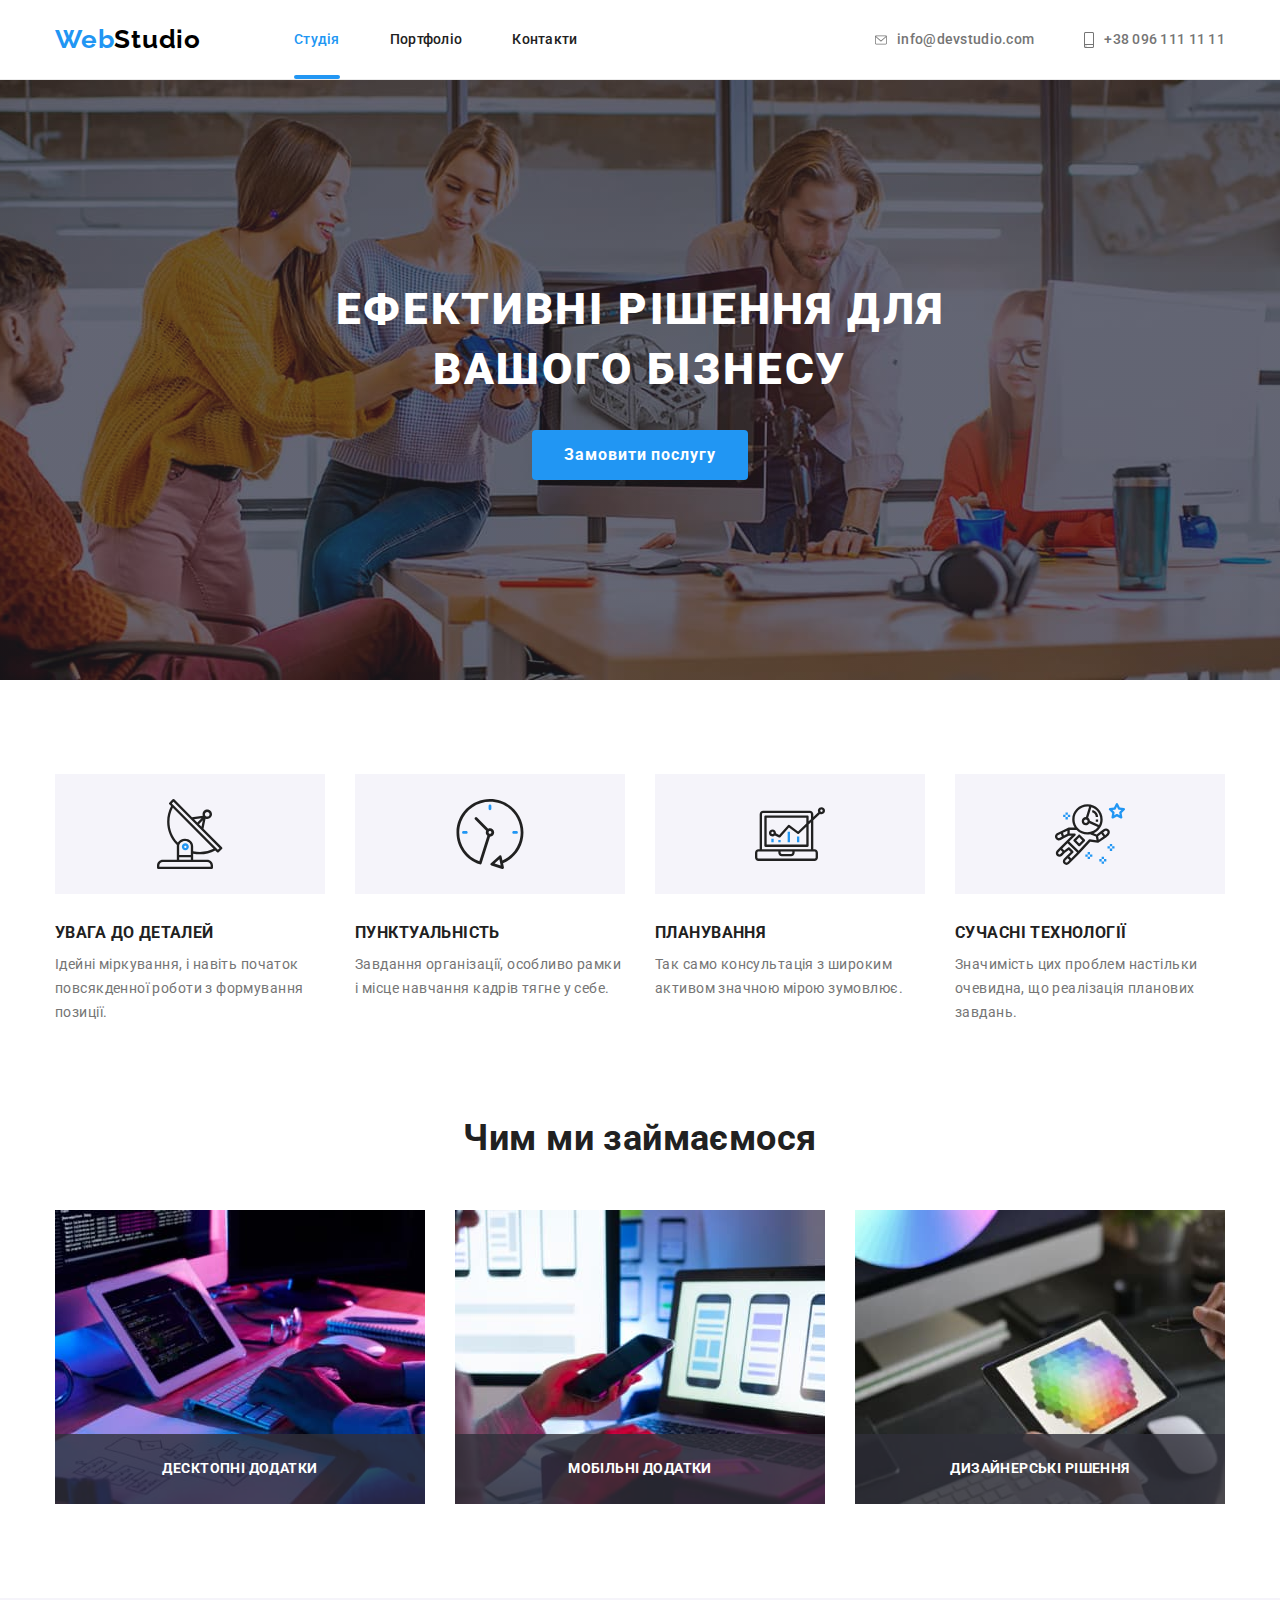
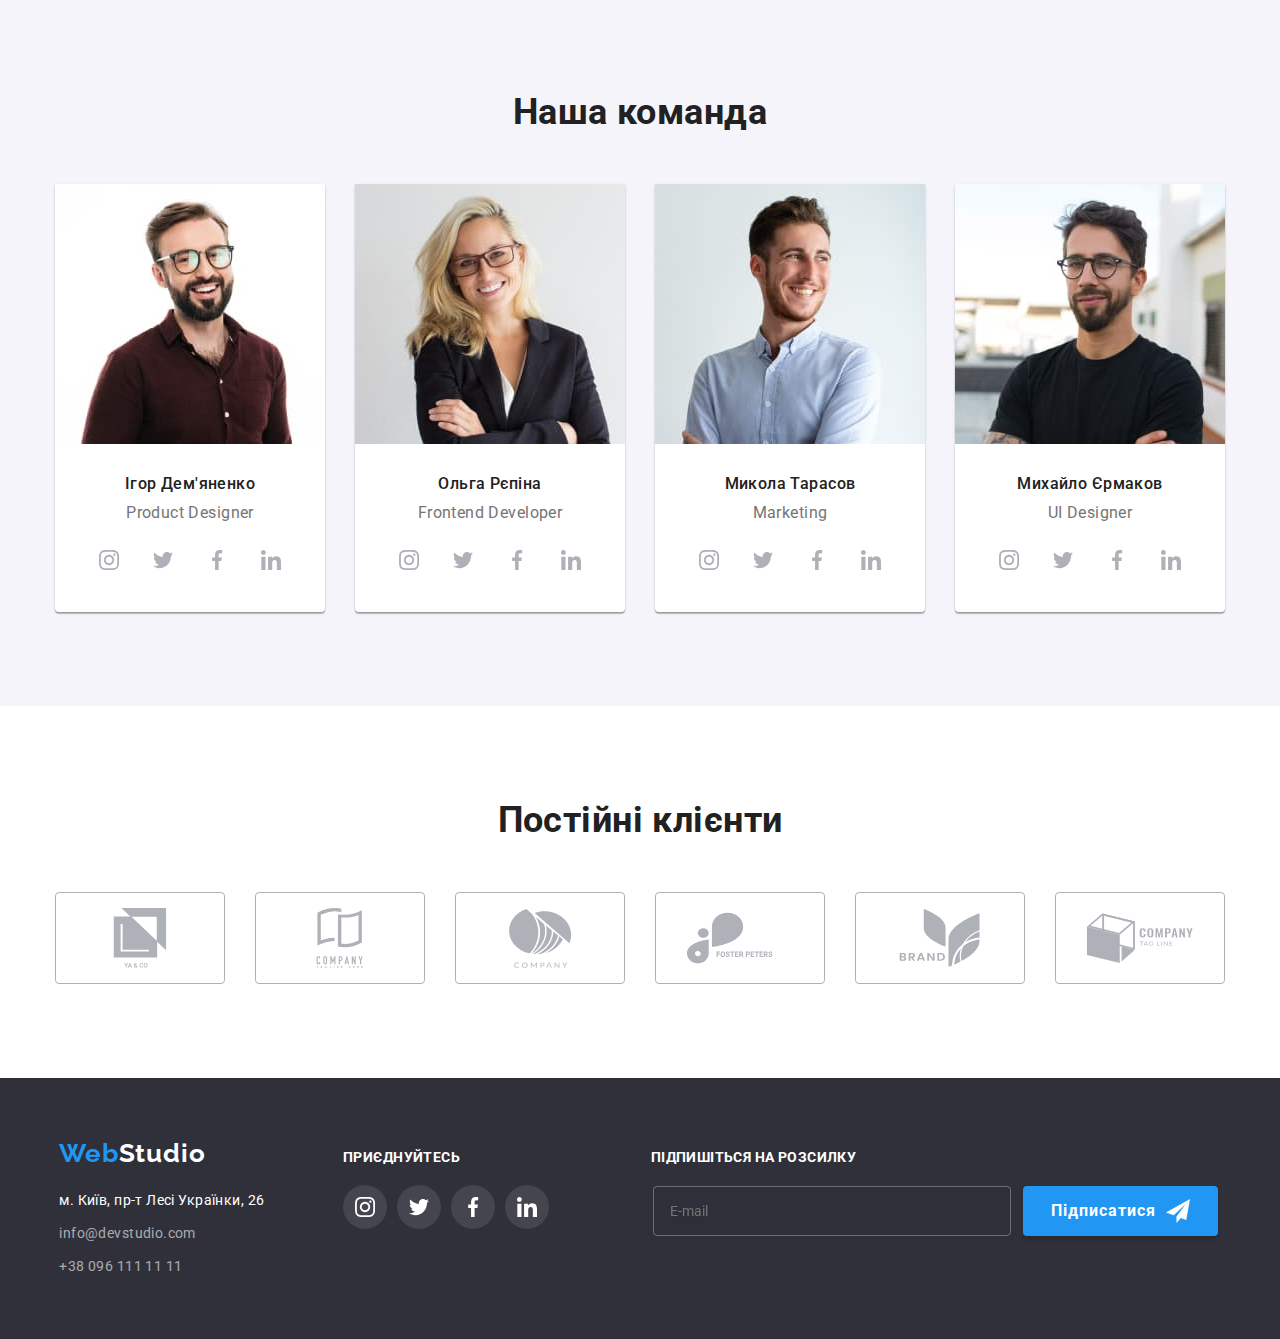
<file: index.html>
<!DOCTYPE html>
<html lang="uk">
  <head>
    <meta charset="UTF-8" />
    <meta http-equiv="X-UA-Compatible" content="IE=edge" />
    <meta name="viewport" content="width=device-width, initial-scale=1.0" />
    <link rel="preconnect" href="https://fonts.googleapis.com" />
    <link rel="preconnect" href="https://fonts.gstatic.com" crossorigin />
    <link
      href="https://fonts.googleapis.com/css2?family=Raleway:wght@700&family=Roboto:wght@400;500;700;900&display=swap"
      rel="stylesheet"
    />
    <link
      rel="stylesheet"
      href="https://cdnjs.cloudflare.com/ajax/libs/modern-normalize/1.1.0/modern-normalize.min.css"
    />
    <link rel="stylesheet" href="./css/main.min.css" />
    <title>Студія</title>
  </head>
  <body>
    <!--Шапка сторінки-->
    <header class="header">
      <div class="container header__container">
        <a class="logo" href="./index.html"><span class="logo__part">Web</span>Studio</a>
        <button class="navigation__menu-open" type="button" data-menu-open>
          <svg width="40" height="40">
            <use href="./img/icons.svg#icon-menu_open"></use>
          </svg>
        </button>
        <div class="mob-menu is-hidden" data-menu>
          <div class="container mob-menu__container">
            <button class="navigation__menu-close" type="button" data-menu-close>
              <svg width="40" height="40">
                <use href="./img/icons.svg#icon-menu_close"></use>
              </svg>
            </button>
            <div class="mob-menu--top">
              <ul class="list mob-menu__list">
                <li class="mob-menu__item">
                  <a class="mob-menu__link current" href="./index.html">Студія</a>
                </li>
                <li class="mob-menu__item">
                  <a class="mob-menu__link" href="./portfolio.html">Портфоліо</a>
                </li>
                <li class="mob-menu__item"><a class="mob-menu__link" href="">Контакти</a></li>
              </ul>
            </div>
            <div class="mob-menu--bottom">
              <ul class="list mob-menu__contacts">
                <li class="mob-menu__tel">
                  <a class="mob-menu__tellink" href="tel:+380961111111"> +38 096 111 11 11</a>
                </li>
                <li class="mob-menu__mail">
                  <a class="mob-menu__maillink" href="mailto:info@devstudio.com">
                    info@devstudio.com</a
                  >
                </li>
              </ul>
              <ul class="mob-menu__soclist">
                <li class="mob-menu__socitem">
                  <a class="mob-menu__soclink" href="">Instagram</a>
                </li>
                <li class="mob-menu__socitem">
                  <a class="mob-menu__soclink" href="">Twitter</a>
                </li>
                <li class="mob-menu__socitem">
                  <a class="mob-menu__soclink" href="">Facebook</a>
                </li>
                <li class="mob-menu__socitem">
                  <a class="mob-menu__soclink" href="">LinkedIn</a>
                </li>
              </ul>
            </div>
          </div>
        </div>
        <nav class="navigation">
          <ul class="list navigation__list">
            <li class="navigation__item">
              <a class="navigation__link current" href="./index.html">Студія</a>
            </li>
            <li class="navigation__item">
              <a class="navigation__link" href="./portfolio.html">Портфоліо</a>
            </li>
            <li class="navigation__item"><a class="navigation__link" href="">Контакти</a></li>
          </ul>
        </nav>
        <ul class="list contacts">
          <li class="contacts__item">
            <a class="contacts__link" href="mailto:info@devstudio.com">
              <svg class="icon contacts__icon" width="12" height="16">
                <use href="./img/icons.svg#icon-envelope"></use>
              </svg>
              info@devstudio.com</a
            >
          </li>
          <li class="contacts__item">
            <a class="contacts__link" href="tel:+380961111111">
              <svg class="icon contacts__icon" width="10" height="16">
                <use href="./img/icons.svg#icon-smartphone"></use>
              </svg>
              +38 096 111 11 11</a
            >
          </li>
        </ul>
      </div>
    </header>
    <!--Унікальний контент сторінки-->
    <main class="main">
      <!--Реклама-->
      <section class="hero section">
        <div class="container">
          <h1 class="hero__title">Ефективні рішення для вашого бізнесу</h1>
          <button class="button button--hero" type="button" data-modal-open>
            Замовити послугу
          </button>
        </div>
      </section>
      <!--Особливості-->
      <section class="skills section">
        <div class="container">
          <h2 class="visually-hidden">Особливості</h2>
          <ul class="list skills__list">
            <li class="skills__item">
              <div class="skills__wrap">
                <svg class="icon skills__icon" width="70" height="70">
                  <use href="./img/icons.svg#icon-antenna"></use>
                </svg>
              </div>
              <h3 class="skills__title">УВАГА ДО ДЕТАЛЕЙ</h3>
              <p class="skills__text">
                Ідейні міркування, і навіть початок повсякденної роботи з формування позиції.
              </p>
            </li>
            <li class="skills__item">
              <div class="skills__wrap">
                <svg class="icon skills__icon" width="70" height="70">
                  <use href="./img/icons.svg#icon-clock"></use>
                </svg>
              </div>
              <h3 class="skills__title">ПУНКТУАЛЬНІСТЬ</h3>
              <p class="skills__text">
                Завдання організації, особливо рамки і місце навчання кадрів тягне у себе.
              </p>
            </li>
            <li class="skills__item">
              <div class="skills__wrap">
                <svg class="icon skills__icon" width="70" height="70">
                  <use href="./img/icons.svg#icon-diagram"></use>
                </svg>
              </div>
              <h3 class="skills__title">ПЛАНУВАННЯ</h3>
              <p class="skills__text">
                Так само консультація з широким активом значною мірою зумовлює.
              </p>
            </li>
            <li class="skills__item">
              <div class="skills__wrap">
                <svg class="icon skills__icon" width="70" height="70">
                  <use href="./img/icons.svg#icon-astronaut"></use>
                </svg>
              </div>
              <h3 class="skills__title">СУЧАСНІ ТЕХНОЛОГІЇ</h3>
              <p class="skills__text">
                Значимість цих проблем настільки очевидна, що реалізація планових завдань.
              </p>
            </li>
          </ul>
        </div>
      </section>
      <!--Чим ми займаємося-->
      <section class="about section">
        <div class="container">
          <h2 class="title title--about">Чим ми займаємося</h2>
          <ul class="list about__list">
            <li class="about__item">
              <picture>
                <source
                  srcset="./img/about1-dt-1x.jpg 1x, ./img/about1-dt-2x.jpg 2x"
                  media="(min-width:1200px)"
                />
                <img src="./img/about1-dt-1x.jpg" alt="Тицяємо по клавітурі" />
              </picture>

              <p class="about__text">десктопні додатки</p>
            </li>

            <li class="about__item">
              <picture>
                <source
                  srcset="./img/about2-dt-1x.jpg 1x, ./img/about2-dt-2x.jpg 2x"
                  media="(min-width:1200px)"
                />
                <img src="./img/about2-dt-1x.jpg" alt="Робимо дизайн Iphone 14" />
              </picture>

              <p class="about__text">мобільні додатки</p>
            </li>

            <li class="about__item">
              <picture>
                <source
                  srcset="./img/about3-dt-1x.jpg 1x, ./img/about3-dt-2x.jpg 2x"
                  media="(min-width:1200px)"
                />
                <img src="./img/about3-dt-1x.jpg" alt="Кольорова палітра" />
              </picture>

              <p class="about__text">дизайнерські рішення</p>
            </li>
          </ul>
        </div>
      </section>
      <!--Наша команда-->
      <section class="team section">
        <div class="container">
          <h2 class="title title--team">Наша команда</h2>
          <ul class="list team__list">
            <li class="team__item">
              <picture>
                <source
                  srcset="./img/tc1-dt-1x.jpg 1x, ./img/tc1-dt-2x.jpg 2x"
                  media="(min-width: 1200px)"
                />
                <source
                  srcset="./img/tc1-tab-1x.jpg 1x, ./img/tc1-tab-2x.jpg 2x"
                  media="(min-width: 768px)"
                />
                <source
                  srcset="./img/tc1-mob-1x.jpg 1x, ./img/tc1-mob-2x.jpg 2x"
                  media="(min-width: 320px)"
                />
                <img src="./img/tc1-dt-1x.jpg" alt="Ігор Дем'яненко" />
              </picture>

              <div class="team__wrap">
                <h3 class="team__name">Ігор Дем'яненко</h3>
                <p class="team__rank">Product Designer</p>
                <div class="social-wrap">
                  <ul class="social">
                    <li class="social__item">
                      <a href="" class="social__link">
                        <svg class="icon social__icon" width="20" height="20">
                          <use href="./img/icons.svg#icon-instagram"></use>
                        </svg>
                      </a>
                    </li>
                    <li class="social__item">
                      <a href="" class="social__link">
                        <svg class="icon social__icon" width="20" height="20">
                          <use href="./img/icons.svg#icon-twitter"></use>
                        </svg>
                      </a>
                    </li>
                    <li class="social__item">
                      <a href="" class="social__link">
                        <svg class="icon social__icon" width="20" height="20">
                          <use href="./img/icons.svg#icon-facebook"></use>
                        </svg>
                      </a>
                    </li>
                    <li class="social__item">
                      <a href="" class="social__link">
                        <svg class="icon social__icon" width="20" height="20">
                          <use href="./img/icons.svg#icon-linkedin"></use>
                        </svg>
                      </a>
                    </li>
                  </ul>
                </div>
              </div>
            </li>
            <li class="team__item">
              <picture>
                <source
                  srcset="./img/tc2-dt-1x.jpg 1x, ./img/tc2-dt-2x.jpg 2x"
                  media="(min-width: 1200px)"
                />
                <source
                  srcset="./img/tc2-tab-1x.jpg 1x, ./img/tc2-tab-2x.jpg 2x"
                  media="(min-width: 768px)"
                />
                <source
                  srcset="./img/tc2-mob-1x.jpg 1x, ./img/tc2-mob-2x.jpg 2x"
                  media="(min-width: 320px)"
                />
                <img src="./img/tc2-dt-1x.jpg" alt="Ольга Рєпіна" />
              </picture>

              <div class="team__wrap">
                <h3 class="team__name">Ольга Рєпіна</h3>
                <p class="team__rank">Frontend Developer</p>
                <div class="social-wrap">
                  <ul class="social">
                    <li class="social__item">
                      <a href="" class="social__link">
                        <svg class="icon social__icon" width="20" height="20">
                          <use href="./img/icons.svg#icon-instagram"></use>
                        </svg>
                      </a>
                    </li>
                    <li class="social__item">
                      <a href="" class="social__link">
                        <svg class="icon social__icon" width="20" height="20">
                          <use href="./img/icons.svg#icon-twitter"></use>
                        </svg>
                      </a>
                    </li>
                    <li class="social__item">
                      <a href="" class="social__link">
                        <svg class="icon social__icon" width="20" height="20">
                          <use href="./img/icons.svg#icon-facebook"></use>
                        </svg>
                      </a>
                    </li>
                    <li class="social__item">
                      <a href="" class="social__link">
                        <svg class="icon social__icon" width="20" height="20">
                          <use href="./img/icons.svg#icon-linkedin"></use>
                        </svg>
                      </a>
                    </li>
                  </ul>
                </div>
              </div>
            </li>
            <li class="team__item">
              <picture>
                <source
                  srcset="./img/tc3-dt-1x.jpg 1x, ./img/tc3-dt-2x.jpg 2x"
                  media="(min-width: 1200px)"
                />
                <source
                  srcset="./img/tc3-tab-1x.jpg 1x, ./img/tc3-tab-2x.jpg 2x"
                  media="(min-width: 768px)"
                />
                <source
                  srcset="./img/tc3-mob-1x.jpg 1x, ./img/tc3-mob-2x.jpg 2x"
                  media="(min-width: 320px)"
                />
                <img src="./img/tc3-dt-1x.jpg" alt="Микола Тарасов" />
              </picture>

              <div class="team__wrap">
                <h3 class="team__name">Микола Тарасов</h3>
                <p class="team__rank">Marketing</p>
                <div class="social-wrap">
                  <ul class="social">
                    <li class="social__item">
                      <a href="" class="social__link">
                        <svg class="icon social__icon" width="20" height="20">
                          <use href="./img/icons.svg#icon-instagram"></use>
                        </svg>
                      </a>
                    </li>
                    <li class="social__item">
                      <a href="" class="social__link">
                        <svg class="icon social__icon" width="20" height="20">
                          <use href="./img/icons.svg#icon-twitter"></use>
                        </svg>
                      </a>
                    </li>
                    <li class="social__item">
                      <a href="" class="social__link">
                        <svg class="icon social__icon" width="20" height="20">
                          <use href="./img/icons.svg#icon-facebook"></use>
                        </svg>
                      </a>
                    </li>
                    <li class="social__item">
                      <a href="" class="social__link">
                        <svg class="icon social__icon" width="20" height="20">
                          <use href="./img/icons.svg#icon-linkedin"></use>
                        </svg>
                      </a>
                    </li>
                  </ul>
                </div>
              </div>
            </li>
            <li class="team__item">
              <picture>
                <source
                  srcset="./img/tc4-dt-1x.jpg 1x, ./img/tc4-dt-2x.jpg 2x"
                  media="(min-width: 1200px)"
                />
                <source
                  srcset="./img/tc4-tab-1x.jpg 1x, ./img/tc4-tab-2x.jpg 2x"
                  media="(min-width: 768px)"
                />
                <source
                  srcset="./img/tc4-mob-1x.jpg 1x, ./img/tc4-mob-2x.jpg 2x"
                  media="(min-width: 320px)"
                />
                <img src="./img/tc4-dt-1x.jpg" alt="Михайло Єрмаков" />
              </picture>

              <div class="team__wrap">
                <h3 class="team__name">Михайло Єрмаков</h3>
                <p class="team__rank">UI Designer</p>
                <div class="social-wrap">
                  <ul class="social">
                    <li class="social__item">
                      <a href="" class="social__link">
                        <svg class="icon social__icon" width="20" height="20">
                          <use href="./img/icons.svg#icon-instagram"></use>
                        </svg>
                      </a>
                    </li>
                    <li class="social__item">
                      <a href="" class="social__link">
                        <svg class="icon social__icon" width="20" height="20">
                          <use href="./img/icons.svg#icon-twitter"></use>
                        </svg>
                      </a>
                    </li>
                    <li class="social__item">
                      <a href="" class="social__link">
                        <svg class="icon social__icon" width="20" height="20">
                          <use href="./img/icons.svg#icon-facebook"></use>
                        </svg>
                      </a>
                    </li>
                    <li class="social__item">
                      <a href="" class="social__link">
                        <svg class="icon social__icon" width="20" height="20">
                          <use href="./img/icons.svg#icon-linkedin"></use>
                        </svg>
                      </a>
                    </li>
                  </ul>
                </div>
              </div>
            </li>
          </ul>
        </div>
      </section>
      <!-- Постійні клієнти -->
      <section class="clients section">
        <div class="container">
          <h2 class="title title--clients">Постійні клієнти</h2>
          <ul class="clients__list list">
            <li class="clients__item">
              <a href="" class="clients__link">
                <svg class="clients__icon" width="106" height="60">
                  <use href="./img/icons.svg#icon-group1"></use>
                </svg>
              </a>
            </li>
            <li class="clients__item">
              <a href="" class="clients__link">
                <svg class="clients__icon" width="106" height="60">
                  <use href="./img/icons.svg#icon-group2"></use>
                </svg>
              </a>
            </li>
            <li class="clients__item">
              <a href="" class="clients__link">
                <svg class="clients__icon" width="106" height="60">
                  <use href="./img/icons.svg#icon-group3"></use>
                </svg>
              </a>
            </li>
            <li class="clients__item">
              <a href="" class="clients__link">
                <svg class="clients__icon" width="106" height="60">
                  <use href="./img/icons.svg#icon-group4"></use>
                </svg>
              </a>
            </li>
            <li class="clients__item">
              <a href="" class="clients__link">
                <svg class="clients__icon" width="106" height="60">
                  <use href="./img/icons.svg#icon-group5"></use>
                </svg>
              </a>
            </li>
            <li class="clients__item">
              <a href="" class="clients__link">
                <svg class="clients__icon" width="106" height="60">
                  <use href="./img/icons.svg#icon-group6"></use>
                </svg>
              </a>
            </li>
          </ul>
        </div>
      </section>
    </main>
    <!--Підвал сторінки-->
    <footer class="footer">
      <div class="container footer__container">
        <div class="footer__address-wrap">
          <a class="logo logo--white" href="./index.html"
            ><span class="logo__part">Web</span>Studio</a
          >
          <address class="address">
            <ul class="list address__list">
              <li class="address__item">
                <a
                  class="address__map"
                  href="https://goo.gl/maps/uBSmtqLPdZ89o5kn9"
                  target="_blank"
                  rel="noopener noreferrer"
                  >м. Київ, пр-т Лесі Українки, 26</a
                >
              </li>
              <li class="address__item">
                <a class="address__link" href="mailto:info@devstudio.com">info@devstudio.com</a>
              </li>
              <li class="address__item">
                <a class="address__link" href="tel:+380961111111">+38 096 111 11 11</a>
              </li>
            </ul>
          </address>
        </div>
        <div class="social-box">
          <p class="join__text">приєднуйтесь</p>
          <ul class="social">
            <li class="social__item">
              <a href="" class="social__link social__link--translucent">
                <svg class="icon social__icon social__icon--white" width="20" height="20">
                  <use href="./img/icons.svg#icon-instagram"></use>
                </svg>
              </a>
            </li>
            <li class="social__item">
              <a href="" class="social__link social__link--translucent">
                <svg class="icon social__icon social__icon--white" width="20" height="20">
                  <use href="./img/icons.svg#icon-twitter"></use>
                </svg>
              </a>
            </li>
            <li class="social__item">
              <a href="" class="social__link social__link--translucent">
                <svg class="icon social__icon social__icon--white" width="20" height="20">
                  <use href="./img/icons.svg#icon-facebook"></use>
                </svg>
              </a>
            </li>
            <li class="social__item">
              <a href="" class="social__link social__link--translucent">
                <svg class="icon social__icon social__icon--white" width="20" height="20">
                  <use href="./img/icons.svg#icon-linkedin"></use>
                </svg>
              </a>
            </li>
          </ul>
        </div>
        <div class="callback">
          <p class="callback__title">Підпишіться на розсилку</p>
          <div class="callback__wrap">
            <input
              type="email"
              class="callback__input"
              name="footer-callback-email"
              placeholder="E-mail"
            />
            <button type="submit" class="button button--footer">
              Підписатися
              <svg class="callback__icon">
                <use
                  class="footer-callback-send"
                  href="./img/icons.svg#icon-send"
                  width="24"
                  height="24"
                ></use>
              </svg>
            </button>
          </div>
        </div>
      </div>
    </footer>
    <!-- Модальне вікно -->
    <div class="backdrop is-hidden" data-modal>
      <div class="modal">
        <form name="feedback-form" class="feedback">
          <p class="feedback__title">Залиште свої дані, ми вам передзвонимо</p>
          <label class="feedback__item">
            <span class="feedback__name">Ім'я</span>
            <input type="text" name="feedback-user-name" class="feedback__input" autofocus />
            <svg class="icon feedback__icon" width="18" height="18">
              <use href="./img/icons.svg#icon-person"></use>
            </svg>
          </label>
          <label class="feedback__item">
            <span class="feedback__name">Телефон</span>
            <input type="tel" name="feedback-user-tel" class="feedback__input" required />
            <svg class="icon feedback__icon" width="18" height="18">
              <use href="./img/icons.svg#icon-phone"></use>
            </svg>
          </label>
          <label class="feedback__item">
            <span class="feedback__name">Пошта</span>
            <input type="email" name="feedback-user-email" class="feedback__input" />
            <svg class="icon feedback__icon" width="18" height="18">
              <use href="./img/icons.svg#icon-email"></use>
            </svg>
          </label>
          <label class="feedback__item">
            <span class="feedback__name">Коментар</span>
            <textarea
              class="feedback__textarea"
              name="user-feedback"
              placeholder="Введіть текст"
            ></textarea>
          </label>
          <label class="feedback__accept-policy">
            <input
              type="checkbox"
              name="user-accept-policy"
              class="feedback__checkbox visually-hidden"
              value="accept-policy"
            />
            <span class="feedback__checkbox-wrap">
              <svg class="feedback__checkbox-icon" width="11" height="8">
                <use href="./img/icons.svg#icon-checkbox-accept"></use>
              </svg>
            </span>
            <span class="feedback__terms"
              >Погоджуюся з розсилкою та приймаю
              <a class="feedback__link" href="">Умови договору</a></span
            >
          </label>
          <button type="submit" class="button button--modal">Відправити</button>
        </form>
        <button class="modal__button" type="button" data-modal-close>
          <svg class="icon" width="18" height="18">
            <use href="./img/icons.svg#icon-close"></use>
          </svg>
        </button>
      </div>
    </div>
    <script src="./modal.js"></script>
    <script src="./mobile-menu.js"></script>
  </body>
</html>
</file>
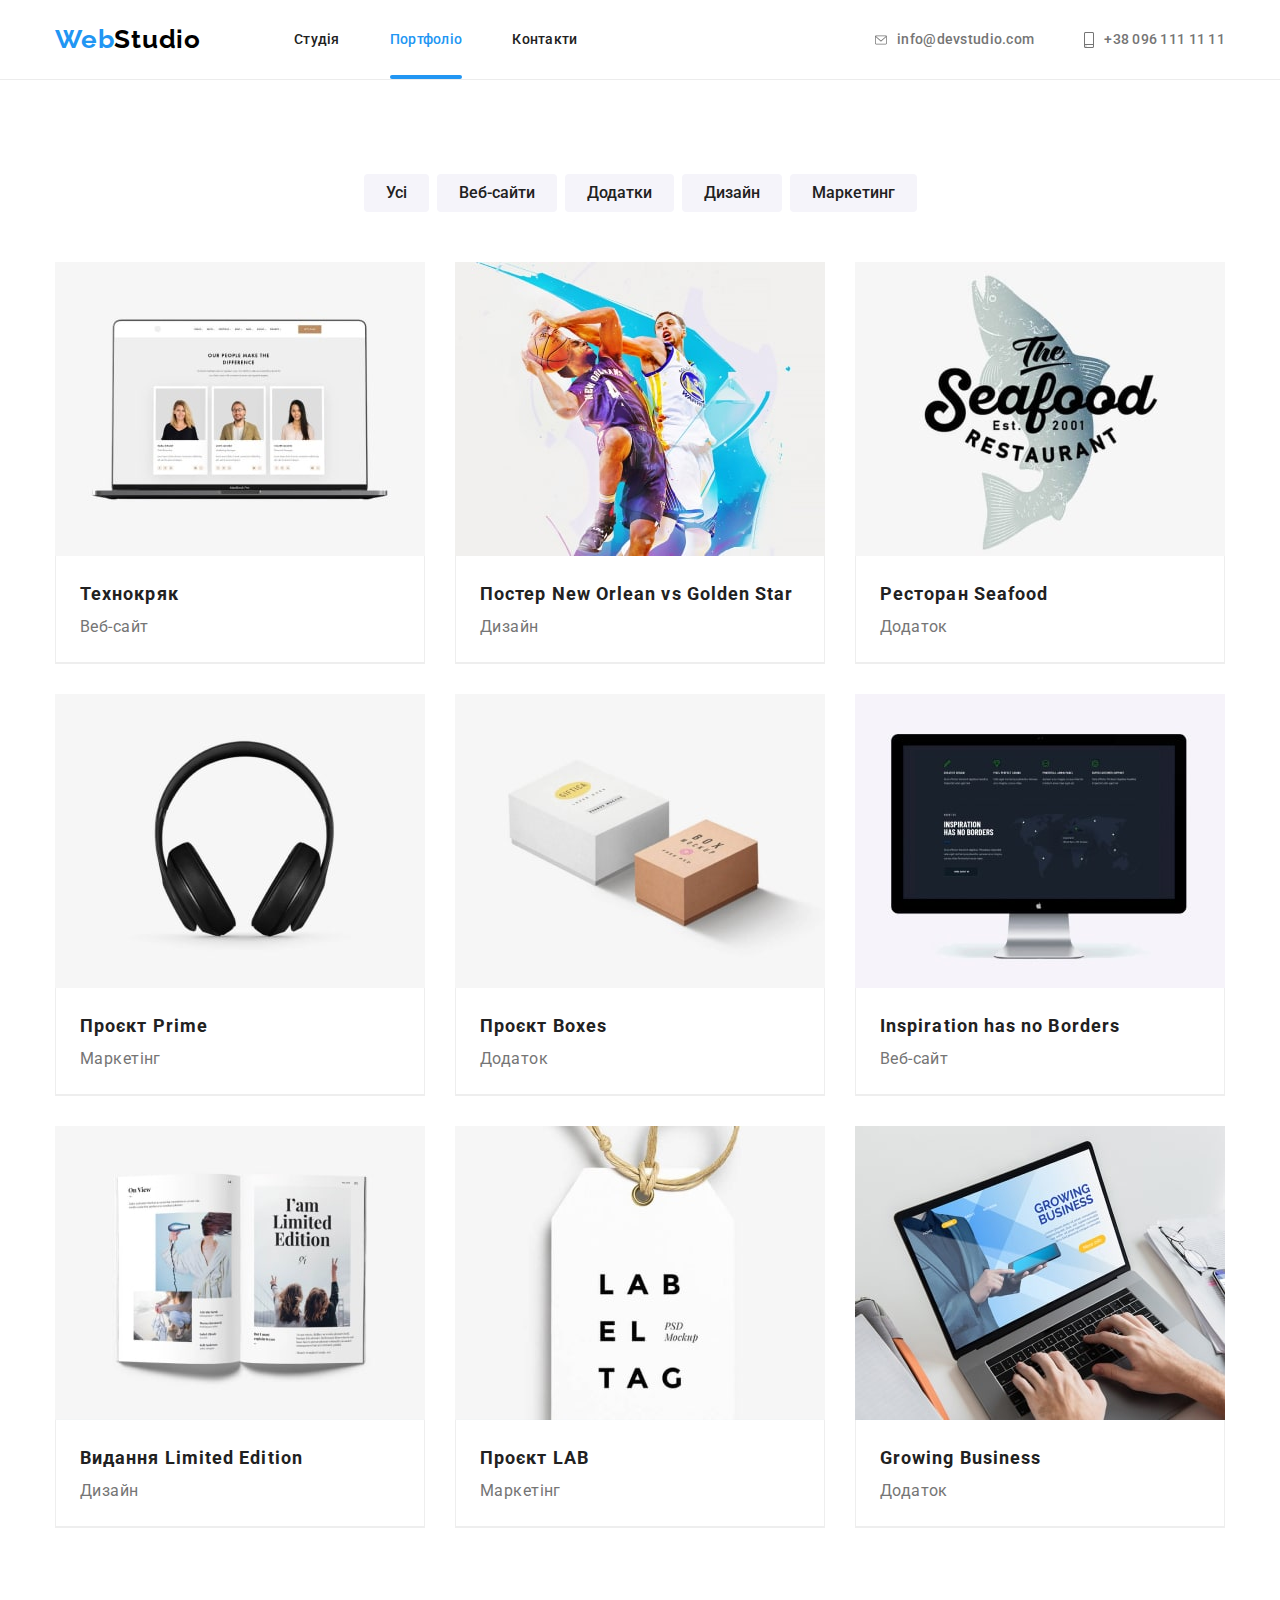
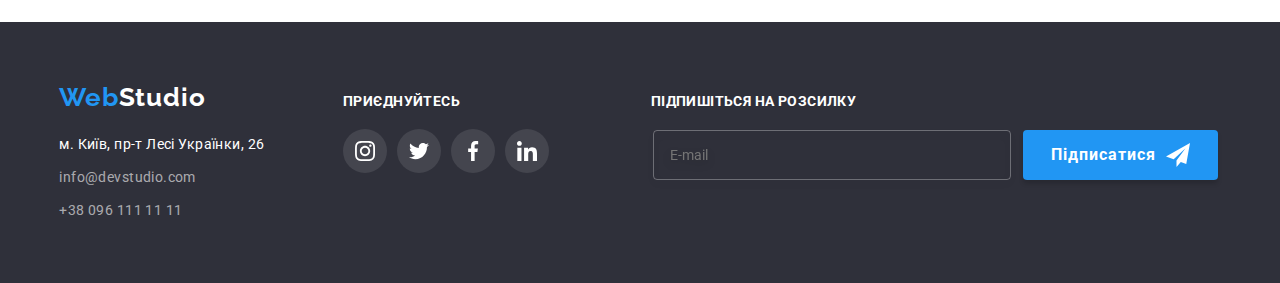
<file: portfolio.html>
<!DOCTYPE html>
<html lang="uk">
  <head>
    <meta charset="UTF-8" />
    <meta http-equiv="X-UA-Compatible" content="IE=edge" />
    <meta name="viewport" content="width=device-width, initial-scale=1.0" />
    <link rel="preconnect" href="https://fonts.googleapis.com" />
    <link rel="preconnect" href="https://fonts.gstatic.com" crossorigin />
    <link
      href="https://fonts.googleapis.com/css2?family=Raleway:wght@700&family=Roboto:wght@400;500;700;900&display=swap"
      rel="stylesheet"
    />
    <link
      rel="stylesheet"
      href="https://cdnjs.cloudflare.com/ajax/libs/modern-normalize/1.1.0/modern-normalize.min.css"
    />
    <link rel="stylesheet" href="./css/main.min.css" />
    <title>Портфоліо</title>
  </head>
  <body>
    <!--Шапка сторінки-->
    <header class="header">
      <div class="container header__container">
        <a class="logo" href="./index.html"><span class="logo__part">Web</span>Studio</a>
        <button class="navigation__menu-open" type="button" data-menu-open>
          <svg width="40" height="40">
            <use href="./img/icons.svg#icon-menu_open"></use>
          </svg>
        </button>
        <div class="mob-menu is-hidden" data-menu>
          <div class="container mob-menu__container">
            <button class="navigation__menu-close" type="button" data-menu-close>
              <svg width="40" height="40">
                <use href="./img/icons.svg#icon-menu_close"></use>
              </svg>
            </button>
            <div class="mob-menu--top">
              <ul class="list mob-menu__list">
                <li class="mob-menu__item">
                  <a class="mob-menu__link" href="./index.html">Студія</a>
                </li>
                <li class="mob-menu__item">
                  <a class="mob-menu__link current" href="./portfolio.html">Портфоліо</a>
                </li>
                <li class="mob-menu__item"><a class="mob-menu__link" href="">Контакти</a></li>
              </ul>
            </div>
            <div class="mob-menu--bottom">
              <ul class="list mob-menu__contacts">
                <li class="mob-menu__tel">
                  <a class="mob-menu__tellink" href="tel:+380961111111"> +38 096 111 11 11</a>
                </li>
                <li class="mob-menu__mail">
                  <a class="mob-menu__maillink" href="mailto:info@devstudio.com">
                    info@devstudio.com</a
                  >
                </li>
              </ul>
              <ul class="mob-menu__soclist">
                <li class="mob-menu__socitem">
                  <a class="mob-menu__soclink" href="">Instagram</a>
                </li>
                <li class="mob-menu__socitem">
                  <a class="mob-menu__soclink" href="">Twitter</a>
                </li>
                <li class="mob-menu__socitem">
                  <a class="mob-menu__soclink" href="">Facebook</a>
                </li>
                <li class="mob-menu__socitem">
                  <a class="mob-menu__soclink" href="">LinkedIn</a>
                </li>
              </ul>
            </div>
          </div>
        </div>
        <nav class="navigation">
          <ul class="list navigation__list">
            <li class="navigation__item">
              <a class="navigation__link" href="./index.html">Студія</a>
            </li>
            <li class="navigation__item">
              <a class="navigation__link current" href="./portfolio.html">Портфоліо</a>
            </li>
            <li class="navigation__item"><a class="navigation__link" href="">Контакти</a></li>
          </ul>
        </nav>
        <ul class="list contacts">
          <li class="contacts__item">
            <a class="contacts__link" href="mailto:info@devstudio.com">
              <svg class="icon contacts__icon" width="12" height="16">
                <use href="./img/icons.svg#icon-envelope"></use>
              </svg>
              info@devstudio.com</a
            >
          </li>
          <li class="contacts__item">
            <a class="contacts__link" href="tel:+380961111111">
              <svg class="icon contacts__icon" width="10" height="16">
                <use href="./img/icons.svg#icon-smartphone"></use>
              </svg>
              +38 096 111 11 11</a
            >
          </li>
        </ul>
      </div>
    </header>
    <main>
      <!-- Фільтри -->
      <section class="section projects-section">
        <div class="container">
          <h1 class="visually-hidden">Проєкти</h1>
          <ul class="list filters">
            <li class="filters__item">
              <button class="filters__button" type="button">Усі</button>
            </li>
            <li class="filters__item">
              <button class="filters__button" type="button">Веб-сайти</button>
            </li>
            <li class="filters__item">
              <button class="filters__button" type="button">Додатки</button>
            </li>
            <li class="filters__item">
              <button class="filters__button" type="button">Дизайн</button>
            </li>
            <li class="filters__item">
              <button class="filters__button" type="button">Маркетинг</button>
            </li>
          </ul>

          <ul class="list projects">
            <li class="projects__item">
              <a class="projects__link" href="">
                <div class="projects__overlay">
                  <picture>
                    <source
                      srcset="./img/project1-dt-1x.jpg 1x, ./img/project1-dt-2x.jpg 2x"
                      media="(min-width: 1200px)"
                    />
                    <source
                      srcset="./img/project1-tab-1x.jpg 1x, ./img/project1-tab-2x.jpg 2x"
                      media="(min-width: 768px)"
                    />
                    <source
                      srcset="./img/project1-mob-1x.jpg 1x, ./img/project1-mob-2x.jpg 2x"
                      media="(min-width: 320px)"
                    />
                    <img src="./img/project1-dt-1x.jpg" alt="Проєкт веб-сайту Технокряк" />
                  </picture>

                  <p class="projects__text">
                    Ресурс пропонує комплексні пропозиції з різним рівнем функціоналу та сервісів.
                    Все це дозволить відвідувачу отримати вичерпні відомості про компанію чи
                    приватну особу.
                  </p>
                </div>
                <div class="projects__wrap">
                  <h2 class="projects__name">Технокряк</h2>
                  <p class="projects__type">Веб-сайт</p>
                </div>
              </a>
            </li>
            <li class="projects__item">
              <a class="projects__link" href="">
                <div class="projects__overlay">
                  <picture>
                    <source
                      srcset="./img/project2-dt-1x.jpg 1x, ./img/project2-dt-2x.jpg 2x"
                      media="(min-width: 1200px)"
                    />
                    <source
                      srcset="./img/project2-tab-1x.jpg 1x, ./img/project2-tab-2x.jpg 2x"
                      media="(min-width: 768px)"
                    />
                    <source
                      srcset="./img/project2-mob-1x.jpg 1x, ./img/project2-mob-2x.jpg 2x"
                      media="(min-width: 320px)"
                    />
                    <img
                      src="./img/project2-dt-1x.jpg"
                      alt="Дизайн постеру на тему Баскетбол New Orlean vs Golden Star"
                    />
                  </picture>

                  <p class="projects__text">
                    Ресурс пропонує комплексні пропозиції з різним рівнем функціоналу та сервісів.
                    Все це дозволить відвідувачу отримати вичерпні відомості про компанію чи
                    приватну особу.
                  </p>
                </div>
                <div class="projects__wrap">
                  <h2 class="projects__name">Постер New Orlean vs Golden Star</h2>
                  <p class="projects__type">Дизайн</p>
                </div>
              </a>
            </li>
            <li class="projects__item">
              <a class="projects__link" href="">
                <div class="projects__overlay">
                  <picture>
                    <source
                      srcset="./img/project3-dt-1x.jpg 1x, ./img/project3-dt-2x.jpg 2x"
                      media="(min-width: 1200px)"
                    />
                    <source
                      srcset="./img/project3-tab-1x.jpg 1x, ./img/project3-tab-2x.jpg 2x"
                      media="(min-width: 768px)"
                    />
                    <source
                      srcset="./img/project3-mob-1x.jpg 1x, ./img/project3-mob-2x.jpg 2x"
                      media="(min-width: 320px)"
                    />
                    <img
                      src="./img/project3-dt-1x.jpg"
                      alt="Додаток для ресторану з морепродуктами"
                    />
                  </picture>

                  <p class="projects__text">
                    Ресурс пропонує комплексні пропозиції з різним рівнем функціоналу та сервісів.
                    Все це дозволить відвідувачу отримати вичерпні відомості про компанію чи
                    приватну особу.
                  </p>
                </div>
                <div class="projects__wrap">
                  <h2 class="projects__name">Ресторан Seafood</h2>
                  <p class="projects__type">Додаток</p>
                </div>
              </a>
            </li>
            <li class="projects__item">
              <a class="projects__link" href="">
                <div class="projects__overlay">
                  <picture>
                    <source
                      srcset="./img/project4-dt-1x.jpg 1x, ./img/project4-dt-2x.jpg 2x"
                      media="(min-width: 1200px)"
                    />
                    <source
                      srcset="./img/project4-tab-1x.jpg 1x, ./img/project4-tab-2x.jpg 2x"
                      media="(min-width: 768px)"
                    />
                    <source
                      srcset="./img/project4-mob-1x.jpg 1x, ./img/project4-mob-2x.jpg 2x"
                      media="(min-width: 320px)"
                    />
                    <img src="./img/project4-dt-1x.jpg" alt="Маркетінговий проєкт Prime" />
                  </picture>

                  <p class="projects__text">
                    Ресурс пропонує комплексні пропозиції з різним рівнем функціоналу та сервісів.
                    Все це дозволить відвідувачу отримати вичерпні відомості про компанію чи
                    приватну особу.
                  </p>
                </div>
                <div class="projects__wrap">
                  <h2 class="projects__name">Проєкт Prime</h2>
                  <p class="projects__type">Маркетінг</p>
                </div>
              </a>
            </li>
            <li class="projects__item">
              <a class="projects__link" href="">
                <div class="projects__overlay">
                  <picture>
                    <source
                      srcset="./img/project5-dt-1x.jpg 1x, ./img/project5-dt-2x.jpg 2x"
                      media="(min-width: 1200px)"
                    />
                    <source
                      srcset="./img/project5-tab-1x.jpg 1x, ./img/project5-tab-2x.jpg 2x"
                      media="(min-width: 768px)"
                    />
                    <source
                      srcset="./img/project5-mob-1x.jpg 1x, ./img/project5-mob-2x.jpg 2x"
                      media="(min-width: 320px)"
                    />
                    <img src="./img/project5-dt-1x.jpg" alt="Додаток Boxes" />
                  </picture>

                  <p class="projects__text">
                    Ресурс пропонує комплексні пропозиції з різним рівнем функціоналу та сервісів.
                    Все це дозволить відвідувачу отримати вичерпні відомості про компанію чи
                    приватну особу.
                  </p>
                </div>
                <div class="projects__wrap">
                  <h2 class="projects__name">Проєкт Boxes</h2>
                  <p class="projects__type">Додаток</p>
                </div>
              </a>
            </li>
            <li class="projects__item">
              <a class="projects__link" href="">
                <div class="projects__overlay">
                  <picture>
                    <source
                      srcset="./img/project6-dt-1x.jpg 1x, ./img/project6-dt-2x.jpg 2x"
                      media="(min-width: 1200px)"
                    />
                    <source
                      srcset="./img/project6-tab-1x.jpg 1x, ./img/project6-tab-2x.jpg 2x"
                      media="(min-width: 768px)"
                    />
                    <source
                      srcset="./img/project6-mob-1x.jpg 1x, ./img/project6-mob-2x.jpg 2x"
                      media="(min-width: 320px)"
                    />
                    <img
                      src="./img/project6-dt-1x.jpg"
                      alt="Проєкт веб-сайту Inspiration has no Borders"
                    />
                  </picture>

                  <p class="projects__text">
                    Ресурс пропонує комплексні пропозиції з різним рівнем функціоналу та сервісів.
                    Все це дозволить відвідувачу отримати вичерпні відомості про компанію чи
                    приватну особу.
                  </p>
                </div>
                <div class="projects__wrap">
                  <h2 class="projects__name">Inspiration has no Borders</h2>
                  <p class="projects__type">Веб-сайт</p>
                </div>
              </a>
            </li>
            <li class="projects__item">
              <a class="projects__link" href="">
                <div class="projects__overlay">
                  <picture>
                    <source
                      srcset="./img/project7-dt-1x.jpg 1x, ./img/project7-dt-2x.jpg 2x"
                      media="(min-width: 1200px)"
                    />
                    <source
                      srcset="./img/project7-tab-1x.jpg 1x, ./img/project7-tab-2x.jpg 2x"
                      media="(min-width: 768px)"
                    />
                    <source
                      srcset="./img/project7-mob-1x.jpg 1x, ./img/project7-mob-2x.jpg 2x"
                      media="(min-width: 320px)"
                    />
                    <img
                      src="./img/project7-dt-1x.jpg"
                      alt="Дизайн проєкт для видання Limited Edition"
                    />
                  </picture>

                  <p class="projects__text">
                    Ресурс пропонує комплексні пропозиції з різним рівнем функціоналу та сервісів.
                    Все це дозволить відвідувачу отримати вичерпні відомості про компанію чи
                    приватну особу.
                  </p>
                </div>
                <div class="projects__wrap">
                  <h2 class="projects__name">Видання Limited Edition</h2>
                  <p class="projects__type">Дизайн</p>
                </div>
              </a>
            </li>
            <li class="projects__item">
              <a class="projects__link" href="">
                <div class="projects__overlay">
                  <picture>
                    <source
                      srcset="./img/project8-dt-1x.jpg 1x, ./img/project8-dt-2x.jpg 2x"
                      media="(min-width: 1200px)"
                    />
                    <source
                      srcset="./img/project8-tab-1x.jpg 1x, ./img/project8-tab-2x.jpg 2x"
                      media="(min-width: 768px)"
                    />
                    <source
                      srcset="./img/project8-mob-1x.jpg 1x, ./img/project8-mob-2x.jpg 2x"
                      media="(min-width: 320px)"
                    />
                    <img src="./img/project8-dt-1x.jpg" alt="Проєкт LAB" />
                  </picture>

                  <p class="projects__text">
                    Ресурс пропонує комплексні пропозиції з різним рівнем функціоналу та сервісів.
                    Все це дозволить відвідувачу отримати вичерпні відомості про компанію чи
                    приватну особу.
                  </p>
                </div>
                <div class="projects__wrap">
                  <h2 class="projects__name">Проєкт LAB</h2>
                  <p class="projects__type">Маркетінг</p>
                </div>
              </a>
            </li>
            <li class="projects__item">
              <a class="projects__link" href="">
                <div class="projects__overlay">
                  <picture>
                    <source
                      srcset="./img/project9-dt-1x.jpg 1x, ./img/project9-dt-2x.jpg 2x"
                      media="(min-width: 1200px)"
                    />
                    <source
                      srcset="./img/project9-tab-1x.jpg 1x, ./img/project9-tab-2x.jpg 2x"
                      media="(min-width: 768px)"
                    />
                    <source
                      srcset="./img/project9-mob-1x.jpg 1x, ./img/project9-mob-2x.jpg 2x"
                      media="(min-width: 320px)"
                    />
                    <img src="./img/project9-dt-1x.jpg" alt="Growing Business" />
                  </picture>

                  <p class="projects__text">
                    Ресурс пропонує комплексні пропозиції з різним рівнем функціоналу та сервісів.
                    Все це дозволить відвідувачу отримати вичерпні відомості про компанію чи
                    приватну особу.
                  </p>
                </div>
                <div class="projects__wrap">
                  <h2 class="projects__name">Growing Business</h2>
                  <p class="projects__type">Додаток</p>
                </div>
              </a>
            </li>
          </ul>
        </div>
      </section>
    </main>
    <!--Підвал сторінки-->
    <footer class="footer">
      <div class="container footer__container">
        <div class="footer__address-wrap">
          <a class="logo logo--white" href="./index.html"
            ><span class="logo__part">Web</span>Studio</a
          >
          <address class="address">
            <ul class="list address__list">
              <li class="address__item">
                <a
                  class="address__map"
                  href="https://goo.gl/maps/uBSmtqLPdZ89o5kn9"
                  target="_blank"
                  rel="noopener noreferrer"
                  >м. Київ, пр-т Лесі Українки, 26</a
                >
              </li>
              <li class="address__item">
                <a class="address__link" href="mailto:info@devstudio.com">info@devstudio.com</a>
              </li>
              <li class="address__item">
                <a class="address__link" href="tel:+380961111111">+38 096 111 11 11</a>
              </li>
            </ul>
          </address>
        </div>
        <div class="social-box">
          <p class="join__text">приєднуйтесь</p>
          <ul class="social">
            <li class="social__item">
              <a href="" class="social__link social__link--translucent">
                <svg class="icon social__icon social__icon--white" width="20" height="20">
                  <use href="./img/icons.svg#icon-instagram"></use>
                </svg>
              </a>
            </li>
            <li class="social__item">
              <a href="" class="social__link social__link--translucent">
                <svg class="icon social__icon social__icon--white" width="20" height="20">
                  <use href="./img/icons.svg#icon-twitter"></use>
                </svg>
              </a>
            </li>
            <li class="social__item">
              <a href="" class="social__link social__link--translucent">
                <svg class="icon social__icon social__icon--white" width="20" height="20">
                  <use href="./img/icons.svg#icon-facebook"></use>
                </svg>
              </a>
            </li>
            <li class="social__item">
              <a href="" class="social__link social__link--translucent">
                <svg class="icon social__icon social__icon--white" width="20" height="20">
                  <use href="./img/icons.svg#icon-linkedin"></use>
                </svg>
              </a>
            </li>
          </ul>
        </div>
        <div class="callback">
          <p class="callback__title">Підпишіться на розсилку</p>
          <div class="callback__wrap">
            <input
              type="email"
              class="callback__input"
              name="footer-callback-email"
              placeholder="E-mail"
            />
            <button type="submit" class="button button--footer">
              Підписатися
              <svg class="callback__icon">
                <use
                  class="footer-callback-send"
                  href="./img/icons.svg#icon-send"
                  width="24"
                  height="24"
                ></use>
              </svg>
            </button>
          </div>
        </div>
      </div>
    </footer>
    <script src="./modal.js"></script>
    <script src="./mobile-menu.js"></script>
  </body>
</html>
</file>
<file: css/main.min.css>
ul,ol{padding:0}body,h1,h2,h3,h4,h5,h6,p,ul,ol,li,figure,figcaption,blockquote,dl,dd{margin:0}li{list-style:none}ul{list-style:none}img{display:block;margin:0;width:100%;max-width:100%;height:auto}input,button,textarea,select{font:inherit}a{text-decoration:none}button{padding:0;border:none;cursor:pointer}body{font-family:"Roboto",sans-serif;font-style:normal;letter-spacing:.03em;color:var(--brand-color);background-color:var(--brandwhite);font-size:14px}.container{width:100%;margin-left:auto;margin-right:auto;padding:0 15px}@media screen and (min-width: 480px){.container{max-width:480px}}@media screen and (min-width: 768px){.container{max-width:768px}}@media screen and (min-width: 1200px){.container{max-width:1200px}}.section{padding-top:60px;padding-bottom:60px}@media screen and (min-width: 1200px){.section{padding-top:94px;padding-bottom:94px}}.list{list-style-type:none}.visually-hidden{position:absolute;width:1px;height:1px;margin:-1px;border:0;padding:0;white-space:nowrap;clip-path:inset(100%);clip:rect(0 0 0 0);overflow:hidden}.title{font-weight:700;font-size:28px;line-height:1.18;color:var(--brand-color);text-align:center}@media screen and (min-width: 1200px){.title{font-size:36px;line-height:1.16}}.title--about{margin-bottom:50px}.title--team{margin-bottom:50px;padding-top:94px}:root{--brand-color: #212121;--bluebrand-color: #2196f3;--discription-color: #757575;--clients-color: #afb1b8;--transition-animation: 250ms cubic-bezier(0.4, 0, 0.2, 1);--brandwhite: #fff}.logo{height:31px;font-family:"Raleway";font-weight:700;font-size:24px;line-height:1.16;letter-spacing:.03em;color:#000;margin-right:93px}@media screen and (min-width: 1200px){.logo{font-size:26px;line-height:1.19}}.logo--white{color:var(--brandwhite);margin-right:0}.logo__part{color:var(--bluebrand-color)}.header{height:80px;border-bottom:1px solid #ececec;display:flex}.header__container{display:flex;align-items:center;justify-content:space-between;position:relative}.navigation{display:none;position:relative}@media screen and (min-width: 768px){.navigation{display:block}}.navigation__list{display:none}@media screen and (min-width: 768px){.navigation__list{display:flex;gap:50px}}.navigation__link{color:var(--brand-color);font-weight:500;line-height:1.14;padding:32px 0;display:block;position:relative;transition:color var(--transition-animation)}.navigation__item{letter-spacing:.02em}.navigation__link::after{content:"";position:absolute;left:0;bottom:0;width:100%;height:4px;border-radius:2px;background-color:rgba(0,0,0,0)}.navigation__link.current::after,.navigation__link:hover::after,.navigation__link:focus::after{background-color:var(--bluebrand-color)}.navigation__link:hover,.navigation__link:focus,.navigation__link:active{color:var(--bluebrand-color)}.navigation__menu-open{display:block}@media screen and (min-width: 768px){.navigation__menu-open{display:none}}.navigation__menu-open{background-color:rgba(0,0,0,0)}.navigation__menu-close{background-color:rgba(0,0,0,0);position:absolute;top:15px;right:15px}.contacts{display:none}@media screen and (min-width: 768px){.contacts{display:flex;flex-wrap:wrap;margin-left:auto;align-items:flex-start;flex-direction:column}}@media screen and (min-width: 1200px){.contacts{align-items:center;flex-direction:row}}.contacts__item{display:flex;letter-spacing:.02em;margin-left:50px}.contacts__link{display:flex;justify-content:space-between;align-items:center;color:#757575;font-weight:500;font-size:12px;line-height:1.16;transition:color var(--transition-animation)}@media screen and (min-width: 1200px){.contacts__link{font-size:14px;line-height:1.14}}.contacts__link:hover,.contacts__link:focus,.contacts__link:active{color:var(--bluebrand-color)}.contacts__icon{margin-right:10px;fill:#757575;transition:fill var(--transition-animation)}.contacts__link:hover .contacts__icon,.contacts__link:focus .contacts__icon,.contacts__link:active .contacts__icon{fill:var(--bluebrand-color)}.mob-menu{display:flex;width:100vw;height:100vh;background-color:var(--brandwhite);position:fixed;top:0;left:0;justify-content:space-between;padding:48px 40px;z-index:1;transform:translateX(0);opacity:1;transition:visibility var(--transition-animation),opacity var(--transition-animation),transform var(--transition-animation)}@media screen and (min-width: 768px){.mob-menu{display:none}}.mob-menu.is-hidden{opacity:0;transform:translateX(-100%);pointer-events:none;visibility:hidden}.mob-menu__container{display:flex;flex-direction:column;justify-content:space-between}.mob-menu__list{display:flex;flex-direction:column;gap:32px}.mob-menu__link{font-weight:500;font-size:40px;line-height:1.175;letter-spacing:.02em;color:var(--brand-color)}.mob-menu__contacts{display:flex;flex-direction:column;gap:32px;margin-bottom:64px}.mob-menu__tellink{font-weight:500;font-size:34px;line-height:1.1764705882;letter-spacing:.02em;color:var(--bluebrand-color);white-space:nowrap}.mob-menu__maillink{font-weight:500;font-size:24px;line-height:1.1666666667;letter-spacing:.02em;color:var(--discription-color)}.mob-menu__soclist{display:flex;flex-direction:row;flex-wrap:wrap}.mob-menu__soclink{font-weight:500;font-size:18px;line-height:1.22;letter-spacing:.02em;color:var(--bluebrand-color)}.mob-menu__socitem{padding-left:10px;padding-right:10px;border-right:1px solid rgba(33,33,33,.2)}.mob-menu__socitem:first-child{padding-left:0}.mob-menu__socitem:last-child{border-right:0;padding-right:0}.current{color:var(--bluebrand-color)}.button{letter-spacing:.06em;font-weight:700;font-size:16px;line-height:1.88;letter-spacing:.06em;color:var(--brandwhite);border-radius:4px;background:var(--bluebrand-color);height:50px}.button--hero{text-align:center;padding:10px 32px;transition:background-color var(--transition-animation)}.button--hero:hover,.button--hero:focus,.button--hero:active{background-color:#188ce8;border:0}.button--footer{display:flex;justify-content:center;align-items:center;padding:10px 28px;gap:10px;box-shadow:0px 4px 4px rgba(0,0,0,.15)}.button--footer:hover,.button--footer:focus,.button--footer:active{background-color:#188ce8;border:0}.button--modal{margin-bottom:30px;padding:10px 52px;box-shadow:0px 4px 4px rgba(0,0,0,.15);align-self:center}.button--modal:hover,.button--modal:focus,.button--modal:active{background-color:#188ce8;border:0}.filters{display:flex;align-items:center;justify-content:flex-start;flex-wrap:wrap;gap:8px;margin-bottom:50px}@media screen and (min-width: 768px){.filters{justify-content:center}}.filters__button{background-color:#f5f4fa;color:var(--brand-color);cursor:pointer;font-weight:500;font-size:16px;line-height:1.62;border-radius:4px;padding:6px 22px;transition:color var(--transition-animation),background-color var(--transition-animation),box-shadow var(--transition-animation)}.filters__button:hover,.filters__button:focus,.filters__button:active{background-color:var(--bluebrand-color);color:var(--brandwhite);cursor:pointer;box-shadow:0px 3px 1px rgba(0,0,0,.1),0px 1px 2px rgba(0,0,0,.08),0px 2px 2px rgba(0,0,0,.12)}.social{display:flex;align-items:center;justify-content:center;gap:10px}.social__link{display:flex;align-items:center;justify-content:center;width:44px;height:44px;border-radius:50%;transition:background-color var(--transition-animation),fill var(--transition-animation)}.social__link--translucent{background-color:rgba(255,255,255,.1);fill:var(--brandwhite)}.social__link:hover,.social__link:focus{background-color:var(--bluebrand-color)}.social__link:hover .social__icon,.social__link:focus .social__icon{fill:var(--brandwhite)}.social__icon{fill:var(--clients-color)}.social__icon--white{fill:var(--brandwhite)}.footer{background-color:#2f303a;padding-top:60px;padding-bottom:60px}.footer__container{display:flex;align-items:center;justify-content:center;flex-wrap:wrap;gap:60px}@media screen and (min-width: 768px){.footer__container{justify-content:space-around;align-items:flex-start}}@media screen and (min-width: 1200px){.footer__container{gap:0;flex-wrap:nowrap;align-items:baseline}}.footer__address-wrap{display:flex;flex-direction:column;justify-content:center;align-items:center}@media screen and (min-width: 1200px){.footer__address-wrap{display:block;margin-right:70px}}.address{line-height:1.71;font-style:normal}.address__list{display:flex;flex-wrap:wrap;flex-direction:column;justify-content:center;align-items:center;margin-top:20px}@media screen and (min-width: 1200px){.address__list{display:block}}.address__item{margin-bottom:9px}.address__item:last-child{margin-bottom:0}.address__map{color:var(--brandwhite);line-height:1.71;transition:color var(--transition-animation)}.address__link{color:rgba(255,255,255,.6);line-height:1.71;font-style:normal;transition:color var(--transition-animation)}.address__map:hover,.address__map:focus,.address__link:hover,.address__link:focus{color:var(--bluebrand-color)}.callback{max-width:450px;width:100%}@media screen and (min-width: 1200px){.callback{max-width:570px}}.callback__title{color:var(--brandwhite);margin-bottom:20px;font-weight:700;font-size:14px;line-height:1.14;letter-spacing:.03em;text-transform:uppercase;display:flex;justify-content:center;align-items:center}@media screen and (min-width: 1200px){.callback__title{display:block}}.callback__wrap{display:flex;justify-content:center;align-items:center;flex-direction:column;gap:20px}@media screen and (min-width: 1200px){.callback__wrap{gap:12px;flex-direction:row}}.callback__input{display:flex;justify-content:center;max-width:450px;width:100%;height:50px;border:1px solid rgba(255,255,255,.3);filter:drop-shadow(0px 4px 4px rgba(0, 0, 0, 0.15));border-radius:4px;padding-left:16px;background-color:rgba(0,0,0,0);color:var(--brandwhite);transition:border-color var(--transition-animation)}@media screen and (min-width: 1200px){.callback__input{max-width:358px}}.callback__input:hover{border-color:var(--bluebrand-color)}.callback__icon{width:24px;height:24px;display:block;fill:var(--brandwhite)}.social-box{display:flex;flex-direction:column;align-items:center;justify-content:center}@media screen and (min-width: 1200px){.social-box{margin-right:93px;align-items:flex-start;justify-content:flex-start}}.join__text{text-transform:uppercase;color:var(--brandwhite);font-weight:700;margin-bottom:20px}.backdrop{position:fixed;top:0;left:0;width:100%;height:100%;background-color:rgba(0,0,0,.2);display:flex;align-items:center;justify-content:center;transition:visibility var(--transition-animation),opacity var(--transition-animation)}.backdrop.is-hidden{opacity:0;pointer-events:none;visibility:hidden}.modal{position:relative;margin:auto;padding:40px;width:450px;height:609px;background-color:var(--brandwhite);box-shadow:0px 1px 3px rgba(0,0,0,.12),0px 1px 1px rgba(0,0,0,.14),0px 2px 1px rgba(0,0,0,.2);border-radius:4px}@media screen and (min-width: 1200px){.modal{width:528px;height:581px}}.modal__button{position:absolute;top:8px;right:8px;border-radius:50%;background-color:var(--brandwhite);border:1px solid rgba(0,0,0,.1);box-shadow:0px 1px 3px rgba(0,0,0,.12),0px 1px 1px rgba(0,0,0,.14),0px 2px 1px rgba(0,0,0,.2);align-items:center;width:30px;height:30px;display:flex;justify-content:center}.modal__button:focus,.modal__button:hover,.modal__button:active{fill:var(--bluebrand-color)}.feedback{display:flex;position:relative;flex-direction:column}.feedback__title{font-weight:700;font-size:20px;line-height:1.5;letter-spacing:.03em;text-align:center;color:var(--brand-color);margin-bottom:12px}@media screen and (min-width: 1200){.feedback__title{line-height:1.15}}.feedback__item{display:flex;flex-direction:column;margin-bottom:10px;position:relative}.feedback__name{font-size:12px;line-height:1.16;letter-spacing:.01em;color:var(--discription-color);margin-bottom:4px;display:block}.feedback__input{height:40px;border:1px solid rgba(33,33,33,.2);border-radius:4px;padding-left:42px;padding-right:16px;transition:border-color var(--transition-animation);outline:none}.feedback__input:hover,.feedback__input:focus{border-color:var(--bluebrand-color)}.feedback__icon{position:absolute;left:12px;bottom:11px;fill:var(--brand-color);transition:fill var(--transition-animation)}.feedback__input:hover+.feedback__icon,.feedback__input:focus+.feedback__icon{fill:var(--bluebrand-color)}.feedback__textarea{padding:12px 16px;height:120px;border:1px solid rgba(33,33,33,.2);border-radius:4px;resize:none;transition:border-color var(--transition-animation);margin-bottom:20px;outline:none}.feedback__textarea:hover,.feedback__textarea:focus,.feedback__textarea:active{border-color:var(--bluebrand-color)}.feedback__accept-policy{margin-bottom:30px;display:flex;justify-content:center;align-items:center;position:relative;-webkit-touch-callout:none;-webkit-user-select:none;-khtml-user-select:none;-moz-user-select:none;-ms-user-select:none;user-select:none}.feedback__checkbox-wrap{border:2px solid var(--brand-color);border-radius:4px;width:16px;height:15px;display:flex;justify-content:center;align-items:center;margin-right:7px;transition:background-color var(--transition-animation)}.feedback__checkbox:checked+.feedback__checkbox-wrap{background-color:var(--bluebrand-color);border-color:rgba(0,0,0,0)}.feedback__terms{font-size:12px;line-height:1.16;letter-spacing:.03em;color:var(--discription-color)}@media screen and (min-width: 1200px){.feedback__terms{font-size:14px;line-height:1.71}}.feedback__link{color:var(--bluebrand-color);border-bottom:1px solid var(--bluebrand-color)}.hero{background-image:linear-gradient(rgba(47, 48, 58, 0.4), rgba(47, 48, 58, 0.4)),url(../img/mobile-promo-bg.jpg);background-repeat:no-repeat;background-position:center;background-size:cover;background-color:#2f303a;color:var(--brandwhite);margin-left:auto;margin-right:auto;display:flex;text-align:center;max-width:480px;padding:118px 0;height:400px}@media(min-device-pixel-ratio: 2),(min-resolution: 192dpi),(min-resolution: 2dppx){.hero{background-image:linear-gradient(rgba(47, 48, 58, 0.4), rgba(47, 48, 58, 0.4)),url(../img/hero-bg-2x-mobile.jpg)}}@media screen and (min-width: 480px){.hero{background-image:linear-gradient(rgba(47, 48, 58, 0.4), rgba(47, 48, 58, 0.4)),url(../img/tablet-promo-bg.jpg);max-width:768px}}@media screen and (min-width: 480px)and (min-device-pixel-ratio: 2),screen and (min-width: 480px)and (min-resolution: 192dpi),screen and (min-width: 480px)and (min-resolution: 2dppx){.hero{background-image:linear-gradient(rgba(47, 48, 58, 0.4), rgba(47, 48, 58, 0.4)),url(../img/hero-bg-2x-tablet.jpg)}}@media screen and (min-width: 768px){.hero{background-image:linear-gradient(rgba(47, 48, 58, 0.4), rgba(47, 48, 58, 0.4)),url(../img/promo-img-bg.jpg);max-width:1600px;height:600px;padding-top:200px;padding-bottom:200px;padding-left:0}}@media screen and (min-width: 768px)and (min-device-pixel-ratio: 2),screen and (min-width: 768px)and (min-resolution: 192dpi),screen and (min-width: 768px)and (min-resolution: 2dppx){.hero{background-image:linear-gradient(rgba(47, 48, 58, 0.4), rgba(47, 48, 58, 0.4)),url(../img/hero-bg-2x-desktop.jpg)}}.hero__title{font-style:normal;font-weight:900;font-size:26px;line-height:1.61;text-transform:uppercase;letter-spacing:.06em;margin:auto;margin-bottom:30px;max-width:360px;width:100%}@media screen and (min-width: 1200px){.hero__title{font-size:44px;line-height:1.36;max-width:696px}}.skills__list{display:flex;flex-wrap:wrap;gap:30px}@media screen and (min-width: 1200px){.skills__list{flex-wrap:nowrap}}.skills__item{max-width:450px;width:100%}@media screen and (min-width: 768px){.skills__item{max-width:354px;width:100%}}@media screen and (min-width: 1200px){.skills__item{max-width:270px;width:100%}}.skills__link{max-width:450px;width:100%}@media screen and (min-width: 768px){.skills__link{max-width:354px;width:100%}}@media screen and (min-width: 1200px){.skills__link{max-width:270px;width:100%}}.skills__wrap{max-width:450px;height:120px;margin-bottom:30px;background-color:#f5f4fa;display:flex;justify-content:center;align-items:center}@media screen and (min-width: 768px){.skills__wrap{max-width:354px;width:100%}}@media screen and (min-width: 1200px){.skills__wrap{max-width:270px;width:100%}}.skills__title{font-weight:700;line-height:1.14;color:var(--brand-color);padding-bottom:10px;display:flex;justify-content:center}@media screen and (min-width: 768px){.skills__title{justify-content:flex-start}}.skills__text{line-height:1.71;color:var(--discription-color)}.about{padding-top:0;display:none}@media screen and (min-width: 1200px){.about{display:block}}.about__list{display:flex;flex-wrap:wrap;gap:30px}.about__item{position:relative}.about__text{position:absolute;bottom:0;width:100%;padding:27px 0;font-weight:700;font-size:14px;line-height:1.14;text-transform:uppercase;text-align:center;color:var(--brandwhite);background:rgba(47,48,58,.8)}.team{background-color:#f5f4fa;padding-top:0}.team__list{display:flex;flex-wrap:wrap;gap:30px;justify-content:center}.team__item{width:100%;box-shadow:0px 1px 3px rgba(0,0,0,.12),0px 1px 1px rgba(0,0,0,.14),0px 2px 1px rgba(0,0,0,.2);border-radius:0px 0px 4px 4px;background-color:var(--brandwhite)}@media screen and (min-width: 768px){.team__item{width:calc((100% - 30px)/2)}}@media screen and (min-width: 1200px){.team__item{width:calc((100% - 90px)/4)}}.team__wrap{padding-top:30px;padding-bottom:24px}@media screen and (min-width: 1200px){.team__wrap{padding:30px 0px}}.team__name{font-weight:500;font-size:16px;line-height:1.19;color:var(--brand-color);text-align:center;margin-bottom:10px}.team__rank{font-size:16px;line-height:19px;color:var(--discription-color);text-align:center;margin-bottom:16px}.clients__list{display:flex;flex-wrap:wrap;align-items:center;justify-content:center;padding-top:30px;gap:30px}@media screen and (min-width: 1200px){.clients__list{padding-top:50px}}.clients__item{width:calc((100% - 30px)/2)}@media screen and (min-width: 768px){.clients__item{width:calc((100% - 60px)/3)}}@media screen and (min-width: 1200px){.clients__item{width:calc((100% - 150px)/6)}}.clients__link{display:flex;max-width:210px;width:100%;height:92px;align-items:center;justify-content:center;border:1px solid;border-radius:4px;border-color:var(--clients-color);transition:border-color var(--transition-animation)}@media screen and (min-width: 768px){.clients__link{max-width:226px;width:100%}}@media screen and (min-width: 1200px){.clients__link{max-width:170px;width:100%}}.clients__icon{fill:var(--clients-color);transition:fill var(--transition-animation)}.clients__link:hover .clients__icon,.clients__link:focus .clients__icon{fill:var(--bluebrand-color)}.clients__link:hover,.clients__link:focus{border-color:var(--bluebrand-color)}.projects{display:flex;flex-wrap:wrap;gap:30px}.projects__item{width:100%}@media screen and (min-width: 768px){.projects__item{width:calc((100% - 30px)/2)}}@media screen and (min-width: 1200px){.projects__item{width:calc((100% - 60px)/3)}}.projects__link{display:block;border-bottom:1px solid;border-color:#eee;transition:box-shadow var(--transition-animation)}.projects__link:hover,.projects__link:focus{box-shadow:0px 1px 1px rgba(0,0,0,.12),0px 4px 4px rgba(0,0,0,.06),1px 4px 6px rgba(0,0,0,.16)}.projects__link:hover .projects__text,.projects__link:focus .projects__text{transform:translateY(0%)}.projects__overlay{position:relative;overflow:hidden}.projects__text{position:absolute;top:0;left:0;width:100%;height:100%;padding:63px 24px;color:var(--brandwhite);font-size:18px;line-height:1.55;background-color:rgba(33,150,243,.9);transform:translateY(100%);transition:transform var(--transition-animation)}.projects__wrap{border-left:1px solid #eee;border-right:1px solid #eee;border-bottom:1px solid #eee;padding:20px 24px}.projects__name{font-weight:700;font-size:18px;line-height:2;color:var(--brand-color);letter-spacing:.06em}.projects__type{font-size:16px;line-height:1.88;color:var(--discription-color)}/*# sourceMappingURL=main.min.css.map */
</file>
